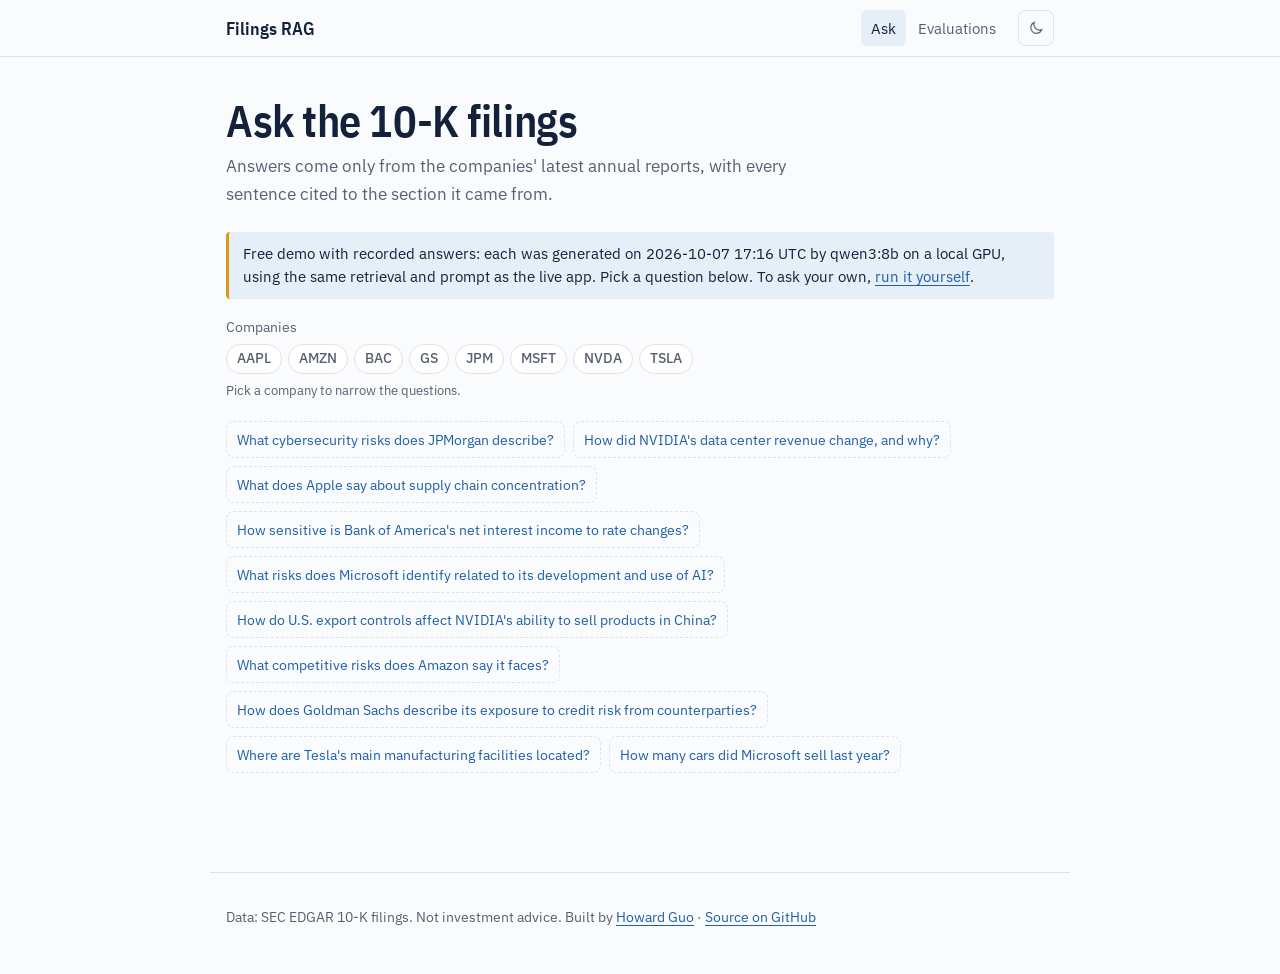
<file: docs/index.html>
<!doctype html>
<html lang="en">
<head>
<meta name="fr-mode" content="static" />
<meta charset="utf-8" />
<meta name="viewport" content="width=device-width, initial-scale=1" />
<title>Filings RAG: ask 10-K filings</title>
<meta name="description" content="Ask questions about SEC 10-K filings. Hybrid pgvector retrieval, cross-encoder reranking, cited answers, RAGAS evaluations." />
<link rel="preconnect" href="https://fonts.googleapis.com" />
<link rel="preconnect" href="https://fonts.gstatic.com" crossorigin />
<link href="https://fonts.googleapis.com/css2?family=IBM+Plex+Sans:wght@400;500;600&family=IBM+Plex+Sans+Condensed:wght@600&display=swap" rel="stylesheet" />
<link rel="stylesheet" href="static/app.css" />
<script>
  (function () {
    var t = null;
    try { t = localStorage.getItem('fr-theme'); } catch (e) {}
    if (t !== 'light' && t !== 'dark') t = matchMedia('(prefers-color-scheme: dark)').matches ? 'dark' : 'light';
    document.documentElement.setAttribute('data-theme', t);
  })();
</script>
</head>
<body>
<a class="skip" href="#main">Skip to content</a>
<header class="bar">
  <div class="wrap bar-inner">
    <a class="brand" href="./">Filings RAG</a>
    <nav aria-label="Views" class="tabs" role="tablist">
      <button role="tab" id="tab-ask" aria-selected="true" aria-controls="view-ask">Ask</button>
      <button role="tab" id="tab-evals" aria-selected="false" aria-controls="view-evals">Evaluations</button>
    </nav>
    <button class="icon-btn" id="theme" type="button" aria-label="Switch theme">
      <svg viewBox="0 0 24 24" width="16" height="16" aria-hidden="true" fill="none" stroke="currentColor" stroke-width="1.75" stroke-linecap="round"><path d="M20.5 14.5A8.5 8.5 0 0 1 9.5 3.5a8.5 8.5 0 1 0 11 11Z"/></svg>
    </button>
  </div>
</header>

<main id="main" class="wrap">
  <section id="view-ask" role="tabpanel" aria-labelledby="tab-ask">
    <h1>Ask the 10-K filings</h1>
    <p class="lead">Answers come only from the companies' latest annual reports, with every sentence cited to the
      section it came from.</p>
    <p id="static-note" class="notice" hidden></p>

    <form id="ask-form" class="ask">
      <label for="q" class="sr-only">Your question</label>
      <textarea id="q" rows="2" maxlength="500" placeholder="e.g. How does Bank of America describe its cybersecurity risk management?" required></textarea>
      <div class="controls">
        <fieldset class="tickers" aria-describedby="tick-help">
          <legend>Companies</legend>
          <div id="tickers" class="chips"></div>
          <p id="tick-help" class="help">None selected searches all of them.</p>
        </fieldset>
        <div class="row">
          <label for="mode">Retrieval</label>
          <select id="mode">
            <option value="hybrid_rerank">Hybrid + rerank</option>
            <option value="hybrid">Hybrid (vector + keyword)</option>
            <option value="vector">Vector only</option>
            <option value="keyword">Keyword only</option>
          </select>
          <button type="submit" class="primary" id="ask-btn">Ask</button>
        </div>
      </div>
    </form>

    <div class="examples" aria-label="Example questions">
      <button type="button" class="ex">What cybersecurity risks does JPMorgan describe?</button>
      <button type="button" class="ex">How did NVIDIA's data center revenue change, and why?</button>
      <button type="button" class="ex">What does Apple say about supply chain concentration?</button>
      <button type="button" class="ex">How sensitive is Bank of America's net interest income to rate changes?</button>
    </div>

    <div id="status" class="status" role="status" aria-live="polite"></div>
    <article id="answer" class="answer" hidden>
      <div id="answer-text" class="answer-text"></div>
      <h2 class="h-small">Sources</h2>
      <ol id="sources" class="sources"></ol>
      <p id="meta" class="meta"></p>
    </article>
  </section>

  <section id="view-evals" role="tabpanel" aria-labelledby="tab-evals" hidden>
    <h1>How well it works</h1>
    <p class="lead">Measured on a fixed set of questions with known answer sections, so changes to retrieval can be
      compared run to run.</p>
    <div id="evals"></div>
  </section>
</main>

<footer class="wrap foot">
  <p>Data: SEC EDGAR 10-K filings. Not investment advice. Built by
    <a href="https://howardguoui.github.io/">Howard Guo</a> ·
    <a href="https://github.com/howardguoui/filings-rag">Source on GitHub</a></p>
</footer>
<script src="static/app.js"></script>
</body>
</html>
</file>
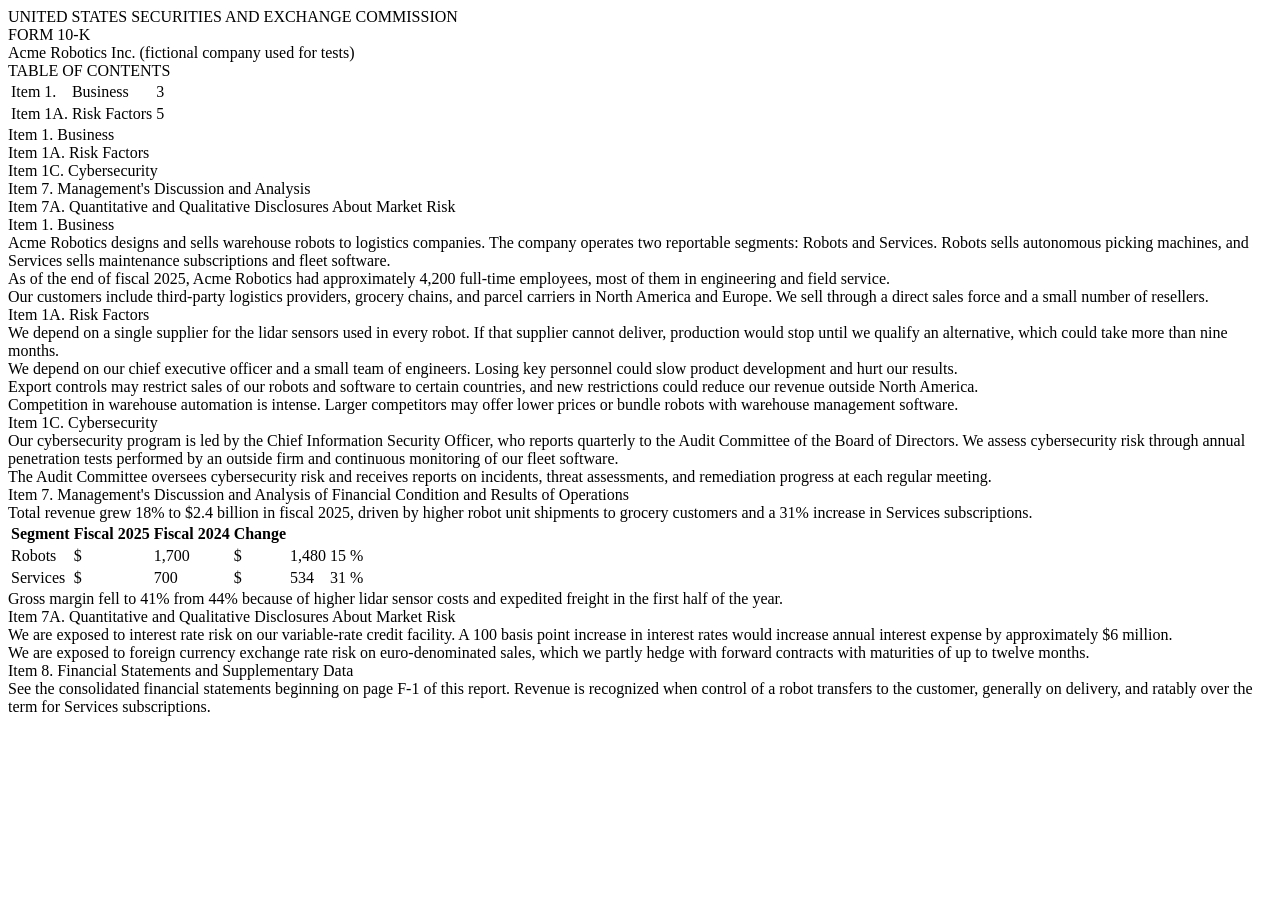
<file: tests/fixtures/sample_10k.html>
<html><head><title>TEST FIXTURE: fictional 10-K, not a real filing</title><style>p{margin:0}</style></head>
<body>
<div style="display:none"><ix:header>hidden xbrl header that must not appear</ix:header></div>
<p>UNITED STATES SECURITIES AND EXCHANGE COMMISSION</p>
<p>FORM 10-K</p>
<p>Acme Robotics Inc. (fictional company used for tests)</p>
<p>TABLE OF CONTENTS</p>
<table>
<tr><td>Item 1.</td><td>Business</td><td>3</td></tr>
<tr><td>Item 1A.</td><td>Risk Factors</td><td>5</td></tr>
</table>
<p>Item 1. Business</p>
<p>Item 1A. Risk Factors</p>
<p>Item 1C. Cybersecurity</p>
<p>Item 7. Management's Discussion and Analysis</p>
<p>Item 7A. Quantitative and Qualitative Disclosures About Market Risk</p>

<p>Item 1. Business</p>
<p>Acme Robotics designs and sells warehouse robots to logistics companies. The company operates two reportable segments: Robots and Services. Robots sells autonomous picking machines, and Services sells maintenance subscriptions and fleet software.</p>
<p>As of the end of fiscal 2025, Acme Robotics had approximately 4,200 full-time employees, most of them in engineering and field service.</p>
<p>Our customers include third-party logistics providers, grocery chains, and parcel carriers in North America and Europe. We sell through a direct sales force and a small number of resellers.</p>

<p>Item 1A. Risk Factors</p>
<p>We depend on a single supplier for the lidar sensors used in every robot. If that supplier cannot deliver, production would stop until we qualify an alternative, which could take more than nine months.</p>
<p>We depend on our chief executive officer and a small team of engineers. Losing key personnel could slow product development and hurt our results.</p>
<p>Export controls may restrict sales of our robots and software to certain countries, and new restrictions could reduce our revenue outside North America.</p>
<p>Competition in warehouse automation is intense. Larger competitors may offer lower prices or bundle robots with warehouse management software.</p>

<p>Item 1C. Cybersecurity</p>
<p>Our cybersecurity program is led by the Chief Information Security Officer, who reports quarterly to the Audit Committee of the Board of Directors. We assess cybersecurity risk through annual penetration tests performed by an outside firm and continuous monitoring of our fleet software.</p>
<p>The Audit Committee oversees cybersecurity risk and receives reports on incidents, threat assessments, and remediation progress at each regular meeting.</p>

<p>Item 7. Management's Discussion and Analysis of Financial Condition and Results of Operations</p>
<p>Total revenue grew 18% to $2.4 billion in fiscal 2025, driven by higher robot unit shipments to grocery customers and a 31% increase in Services subscriptions.</p>
<table>
<tr><th>Segment</th><th>Fiscal 2025</th><th>Fiscal 2024</th><th>Change</th></tr>
<tr><td>Robots</td><td>$</td><td>1,700</td><td>$</td><td>1,480</td><td>15</td><td>%</td></tr>
<tr><td>Services</td><td>$</td><td>700</td><td>$</td><td>534</td><td>31</td><td>%</td></tr>
</table>
<p>Gross margin fell to 41% from 44% because of higher lidar sensor costs and expedited freight in the first half of the year.</p>

<p>Item 7A. Quantitative and Qualitative Disclosures About Market Risk</p>
<p>We are exposed to interest rate risk on our variable-rate credit facility. A 100 basis point increase in interest rates would increase annual interest expense by approximately $6 million.</p>
<p>We are exposed to foreign currency exchange rate risk on euro-denominated sales, which we partly hedge with forward contracts with maturities of up to twelve months.</p>

<p>Item 8. Financial Statements and Supplementary Data</p>
<p>See the consolidated financial statements beginning on page F-1 of this report. Revenue is recognized when control of a robot transfers to the customer, generally on delivery, and ratably over the term for Services subscriptions.</p>
</body></html>
</file>
<file: docs/static/app.css>
:root {
  --paper: #fafbfc; --surface: #ffffff; --ink: #13213b; --muted: #566173; --line: #dde3ea;
  --signal: #d99a1b; --link: #1f5fa8; --tint: #e6eef7; --bar: #1f5fa8; --err: #a12a2a;
  color-scheme: light;
}
:root[data-theme="dark"] {
  --paper: #0f1a2e; --surface: #15223a; --ink: #e8edf4; --muted: #a3aebd; --line: #26354f;
  --signal: #f0b43c; --link: #8dbcf0; --tint: #1a2a44; --bar: #6fa8e8; --err: #f08c8c;
  color-scheme: dark;
}
* { box-sizing: border-box; }
[hidden] { display: none !important; }
html { -webkit-text-size-adjust: 100%; }
body {
  margin: 0; background: var(--paper); color: var(--ink);
  font: 17px/1.6 "IBM Plex Sans", system-ui, sans-serif; -webkit-font-smoothing: antialiased;
}
a { color: var(--link); text-underline-offset: 3px; }
:focus-visible { outline: 2px solid var(--signal); outline-offset: 3px; border-radius: 2px; }
.sr-only, .skip:not(:focus) { position: absolute; width: 1px; height: 1px; overflow: hidden; clip: rect(0 0 0 0); }
.skip:focus { position: fixed; top: 12px; left: 12px; z-index: 9; background: var(--ink); color: var(--paper); padding: 8px 12px; border-radius: 6px; }
.wrap { max-width: 860px; margin: 0 auto; padding: 0 16px; }

.bar { position: sticky; top: 0; z-index: 5; background: color-mix(in srgb, var(--paper) 88%, transparent);
  backdrop-filter: blur(8px); border-bottom: 1px solid var(--line); }
.bar-inner { display: flex; align-items: center; gap: 12px; height: 56px; }
.brand { font: 600 1.15rem/1 "IBM Plex Sans Condensed", sans-serif; color: var(--ink); text-decoration: none; white-space: nowrap; }
.tabs { display: flex; gap: 2px; margin-left: auto; }
.tabs button { background: none; border: 0; color: var(--muted); font: inherit; font-size: .95rem;
  padding: 6px 10px; border-radius: 6px; cursor: pointer; }
.tabs button[aria-selected="true"] { color: var(--ink); background: var(--tint); }
.icon-btn { display: grid; place-items: center; width: 36px; height: 36px; border: 1px solid var(--line);
  border-radius: 8px; background: none; color: var(--muted); cursor: pointer; flex-shrink: 0; }

h1 { font: 600 clamp(2rem, 6vw, 2.75rem)/1.1 "IBM Plex Sans Condensed", sans-serif; letter-spacing: -.01em; margin: 40px 0 8px; }
.lead { color: var(--muted); max-width: 62ch; margin: 0 0 24px; }
.h-small { font-size: 1rem; font-weight: 600; margin: 28px 0 8px; }

.ask textarea { width: 100%; font: inherit; color: var(--ink); background: var(--surface); border: 1px solid var(--line);
  border-radius: 10px; padding: 12px 14px; resize: vertical; min-height: 64px; }
.ask textarea:focus { border-color: var(--link); outline: none; box-shadow: 0 0 0 3px color-mix(in srgb, var(--link) 25%, transparent); }
.controls { display: flex; flex-wrap: wrap; align-items: flex-end; justify-content: space-between; gap: 12px 24px; margin-top: 12px; }
fieldset { border: 0; padding: 0; margin: 0; min-width: 0; }
legend, .row label { font-size: .9rem; color: var(--muted); margin-bottom: 6px; padding: 0; }
.chips { display: flex; flex-wrap: wrap; gap: 6px; }
.chip { font: 500 .85rem/1 "IBM Plex Sans", sans-serif; padding: 7px 10px; border-radius: 999px; cursor: pointer;
  border: 1px solid var(--line); background: var(--surface); color: var(--muted); }
.chip[aria-pressed="true"] { background: var(--ink); color: var(--paper); border-color: var(--ink); }
.help { font-size: .82rem; color: var(--muted); margin: 6px 0 0; }
.row { display: flex; align-items: center; gap: 10px; flex-wrap: wrap; }
.row label { margin: 0; }
select { font: inherit; font-size: .95rem; color: var(--ink); background: var(--surface); border: 1px solid var(--line);
  border-radius: 8px; padding: 8px 10px; }
.primary { font: 600 1rem "IBM Plex Sans", sans-serif; background: var(--ink); color: var(--paper); border: 0;
  border-radius: 8px; padding: 10px 20px; cursor: pointer; }
.primary:disabled { opacity: .6; cursor: progress; }

.examples { display: flex; flex-wrap: wrap; gap: 8px; margin: 20px 0 8px; }
.ex { font: inherit; font-size: .9rem; text-align: left; color: var(--link); background: none; border: 1px dashed var(--line);
  border-radius: 8px; padding: 6px 10px; cursor: pointer; }

.status { min-height: 1.6em; color: var(--muted); margin: 16px 0 0; }
.status.err { color: var(--err); }
.answer { border-top: 1px solid var(--line); margin-top: 8px; padding-top: 20px; }
.answer-text { max-width: 68ch; white-space: pre-wrap; }
.cite { font: 600 .75rem/1 "IBM Plex Sans", sans-serif; vertical-align: super; color: var(--link); text-decoration: none;
  padding: 0 2px; }
.sources { padding-left: 1.4rem; margin: 0; }
.sources li { margin: 0 0 14px; }
.sources .where { font-weight: 500; }
.sources .snip { color: var(--muted); font-size: .92rem; margin: 4px 0 0; display: -webkit-box; -webkit-line-clamp: 3;
  -webkit-box-orient: vertical; overflow: hidden; }
.sources li:target { background: var(--tint); border-radius: 6px; }
.meta { font-size: .85rem; color: var(--muted); margin-top: 18px; }

table { width: 100%; border-collapse: collapse; font-size: .95rem; margin: 8px 0 28px; }
th, td { text-align: left; padding: 10px 8px; border-bottom: 1px solid var(--line); vertical-align: middle; }
th { font-weight: 500; color: var(--muted); }
td.num { font-variant-numeric: tabular-nums; white-space: nowrap; }
.meter { height: 8px; background: var(--tint); border-radius: 4px; min-width: 80px; }
.meter > span { display: block; height: 100%; background: var(--bar); border-radius: 4px; }
tr.best td:first-child::before { content: ""; display: inline-block; width: 7px; height: 7px; border-radius: 50%;
  background: var(--signal); margin-right: 7px; vertical-align: middle; }
.foot { color: var(--muted); font-size: .85rem; border-top: 1px solid var(--line); margin-top: 56px; padding-top: 20px; padding-bottom: 32px; }
@media (max-width: 560px) { .meter { min-width: 48px; } th:nth-child(4), td:nth-child(4) { display: none; } }
@media (prefers-reduced-motion: reduce) { * { transition: none !important; } }
tr.baseline td { color: var(--muted); font-style: italic; }
.notice { font-size: .92rem; color: var(--ink); background: var(--tint); border-left: 3px solid var(--signal);
  padding: 10px 14px; border-radius: 4px; margin: 0 0 16px; }
.ex[aria-current="true"] { border-style: solid; border-color: var(--link); }
</file>
